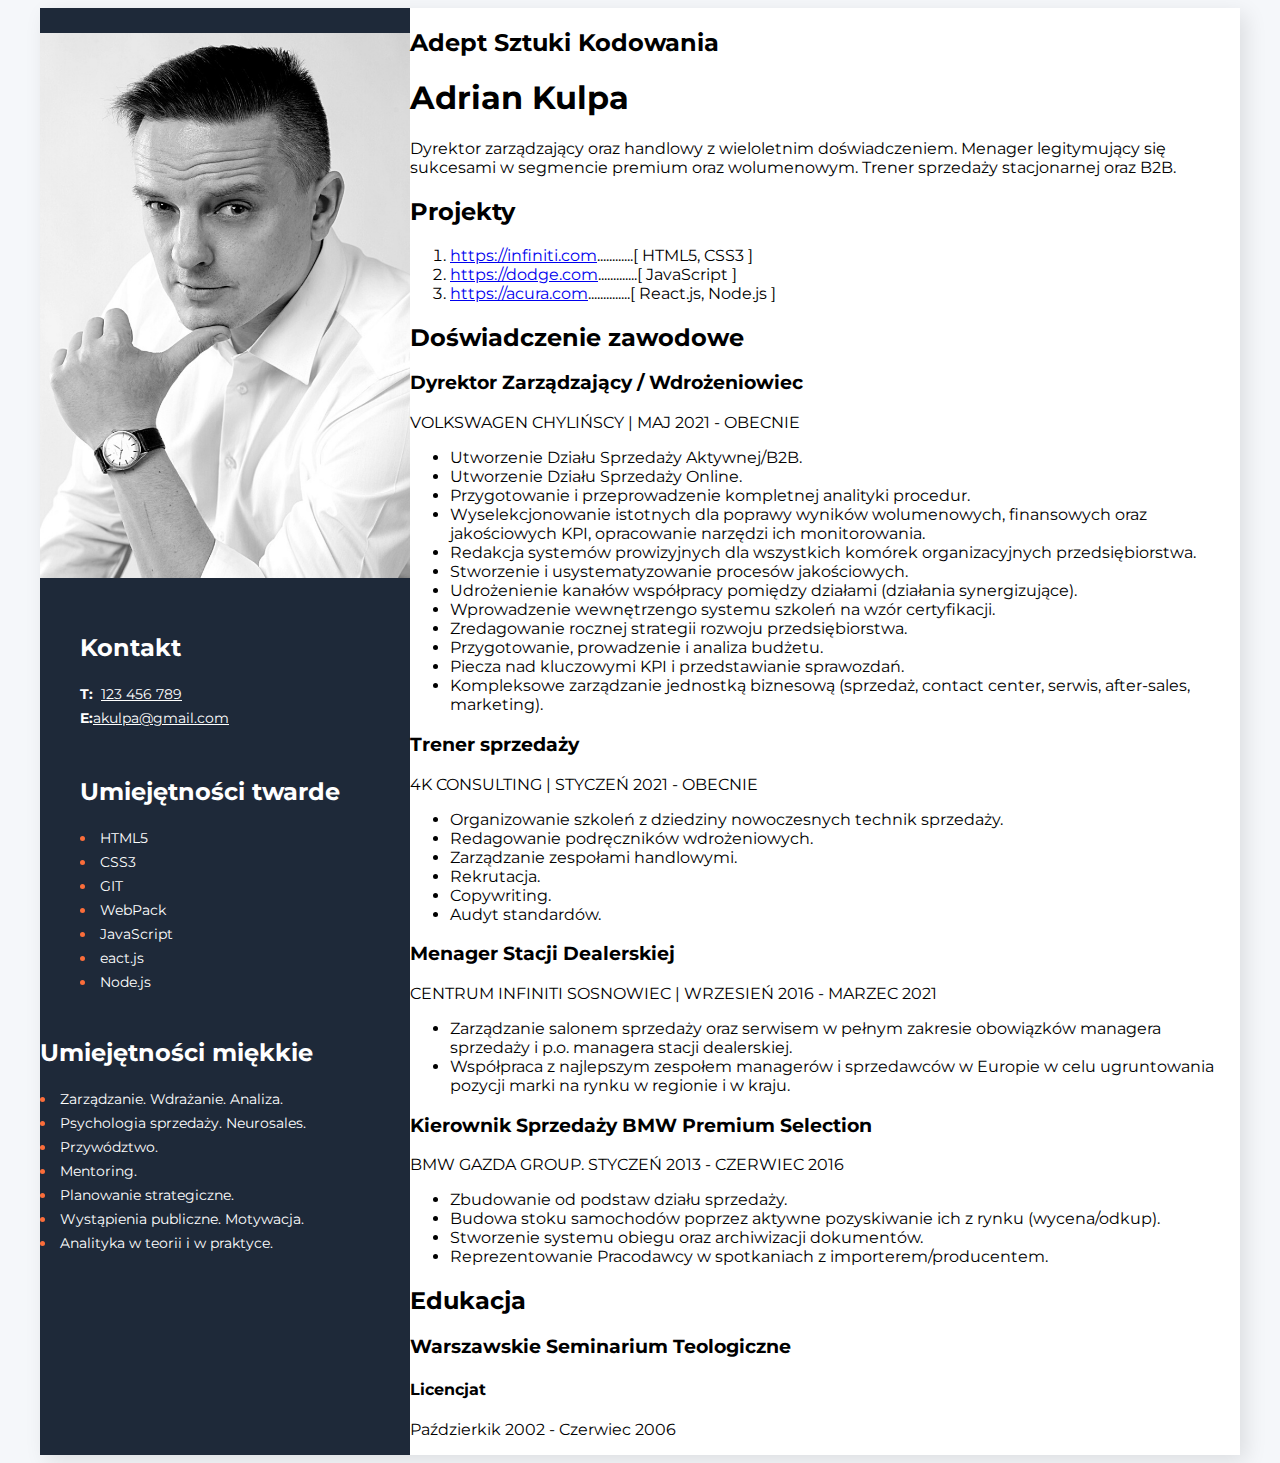
<file: 114/index.html>
<!DOCTYPE html>
<html lang="pl">
  <head>
    <meta charset="UTF-8" />
    <meta http-equiv="X-UA-Compatible" content="IE=edge" />
    <meta name="viewport" content="width=device-width, initial-scale=1.0" />
    <title>Moje CV</title>

    <link rel="preconnect" href="https://fonts.googleapis.com" />
    <link rel="preconnect" href="https://fonts.gstatic.com" crossorigin />
    <link
      href="https://fonts.googleapis.com/css2?family=Montserrat:wght@400;700&display=swap"
      rel="stylesheet"
    />
  </head>

  <link href="style.css" rel="stylesheet" />
  <body>
    <div class="wrapper">
      <main>
        <div>
          <h2>Adept Sztuki Kodowania</h2>
          <h1>Adrian Kulpa</h1>
          <p>
            Dyrektor zarządzający oraz handlowy z wieloletnim doświadczeniem.
            Menager legitymujący się sukcesami w segmencie premium oraz
            wolumenowym. Trener sprzedaży stacjonarnej oraz B2B.
          </p>
        </div>

        <div>
          <h2>Projekty</h2>
          <ol>
            <li>
              <a href="https://infiniti.com">https://infiniti.com</a
              >............[ HTML5, CSS3 ]
            </li>
            <li>
              <a href="https://dodge.com">https://dodge.com</a>.............[
              JavaScript ]
            </li>
            <li>
              <a href="https://acura.com">https://acura.com</a>..............[
              React.js, Node.js ]
            </li>
          </ol>
        </div>

        <div>
          <h2>Doświadczenie zawodowe</h2>
          <h3>Dyrektor Zarządzający / Wdrożeniowiec</h3>
          <p>VOLKSWAGEN CHYLIŃSCY | MAJ 2021 - OBECNIE</p>
          <ul>
            <li>Utworzenie Działu Sprzedaży Aktywnej/B2B.</li>
            <li>Utworzenie Działu Sprzedaży Online.</li>
            <li>
              Przygotowanie i przeprowadzenie kompletnej analityki procedur.
            </li>
            <li>
              Wyselekcjonowanie istotnych dla poprawy wyników wolumenowych,
              finansowych oraz jakościowych KPI, opracowanie narzędzi ich
              monitorowania.
            </li>
            <li>
              Redakcja systemów prowizyjnych dla wszystkich komórek
              organizacyjnych przedsiębiorstwa.
            </li>
            <li>Stworzenie i usystematyzowanie procesów jakościowych.</li>
            <li>
              Udrożenienie kanałów współpracy pomiędzy działami (działania
              synergizujące).
            </li>
            <li>
              Wprowadzenie wewnętrzengo systemu szkoleń na wzór certyfikacji.
            </li>
            <li>Zredagowanie rocznej strategii rozwoju przedsiębiorstwa.</li>
            <li>Przygotowanie, prowadzenie i analiza budżetu.</li>
            <li>Piecza nad kluczowymi KPI i przedstawianie sprawozdań.</li>
            <li>
              Kompleksowe zarządzanie jednostką biznesową (sprzedaż, contact
              center, serwis, after-sales, marketing).
            </li>
          </ul>
        </div>

        <div>
          <h3>Trener sprzedaży</h3>
          <p>4K CONSULTING | STYCZEŃ 2021 - OBECNIE</p>
          <ul>
            <li>
              Organizowanie szkoleń z dziedziny nowoczesnych technik sprzedaży.
            </li>
            <li>Redagowanie podręczników wdrożeniowych.</li>
            <li>Zarządzanie zespołami handlowymi.</li>
            <li>Rekrutacja.</li>
            <li>Copywriting.</li>
            <li>Audyt standardów.</li>
          </ul>
        </div>

        <div>
          <h3>Menager Stacji Dealerskiej</h3>
          <p>CENTRUM INFINITI SOSNOWIEC | WRZESIEŃ 2016 - MARZEC 2021</p>
          <ul>
            <li>
              Zarządzanie salonem sprzedaży oraz serwisem w pełnym zakresie
              obowiązków managera sprzedaży i p.o. managera stacji dealerskiej.
            </li>
            <li>
              Współpraca z najlepszym zespołem managerów i sprzedawców w Europie
              w celu ugruntowania pozycji marki na rynku w regionie i w kraju.
            </li>
          </ul>
        </div>

        <div>
          <h3>Kierownik Sprzedaży BMW Premium Selection</h3>
          <p>BMW GAZDA GROUP. STYCZEŃ 2013 - CZERWIEC 2016</p>
          <ul>
            <li>Zbudowanie od podstaw działu sprzedaży.</li>
            <li>
              Budowa stoku samochodów poprzez aktywne pozyskiwanie ich z rynku
              (wycena/odkup).
            </li>
            <li>Stworzenie systemu obiegu oraz archiwizacji dokumentów.</li>
            <li>
              Reprezentowanie Pracodawcy w spotkaniach z importerem/producentem.
            </li>
          </ul>
        </div>

        <div>
          <h2>Edukacja</h2>
          <h3>Warszawskie Seminarium Teologiczne</h3>
          <h4>Licencjat</h4>
          <p>Paździerkik 2002 - Czerwiec 2006</p>
        </div>
      </main>
      <aside>
        <img
          class="cv-photo"
          src="photo.jpg"
          width="370"
          alt="Zdjęcie Adriana Kylpy"
        />

        <div class="contact-block">
          <h2 class="header-secondary">Kontakt</h2>
          <p class="contact-links">
            <span class="bold">T:&nbsp;&nbsp;</span
            ><a class="contact-links" href="tel: 123 456 789">123 456 789</a>
            <br /><span class="bold">E:</span><a class="contact-links" href="mailto: akulpa@gmail.com"
              >akulpa@gmail.com</a
            >
          </p>
        </div>

        <div class="tech-skills-block">
          <h2 class="header-secondary">Umiejętności twarde</h2>
          <ul class="list-secondary">
            <li><span class="list-secondary-item">HTML5</span></li>
            <li><span class="list-secondary-item">CSS3</span></li>
            <li><span class="list-secondary-item">GIT</span></li>
            <li><span class="list-secondary-item">WebPack</span></li>
            <li><span class="list-secondary-item">JavaScript</span></li>
            <li><span class="list-secondary-item">eact.js</span></li>
            <li><span class="list-secondary-item">Node.js</span></li>
          </ul>
        </div>

        <div class="soft-skills-block">
          <h2 class="header-secondary">Umiejętności miękkie</h2>
          <ul class="list-secondary">
            <li>
              <span class="list-secondary-item"
                >Zarządzanie. Wdrażanie. Analiza.</span
              >
            </li>
            <li>
              <span class="list-secondary-item"
                >Psychologia sprzedaży. Neurosales.</span
              >
            </li>
            <li><span class="list-secondary-item">Przywództwo.</span></li>
            <li><span class="list-secondary-item">Mentoring.</span></li>
            <li>
              <span class="list-secondary-item">Planowanie strategiczne.</span>
            </li>
            <li>
              <span class="list-secondary-item"
                >Wystąpienia publiczne. Motywacja.</span
              >
            </li>
            <li>
              <span class="list-secondary-item"
                >Analityka w teorii i w praktyce.</span
              >
            </li>
          </ul>
        </div>
      </aside>
    </div>
  </body>
</html>
</file>
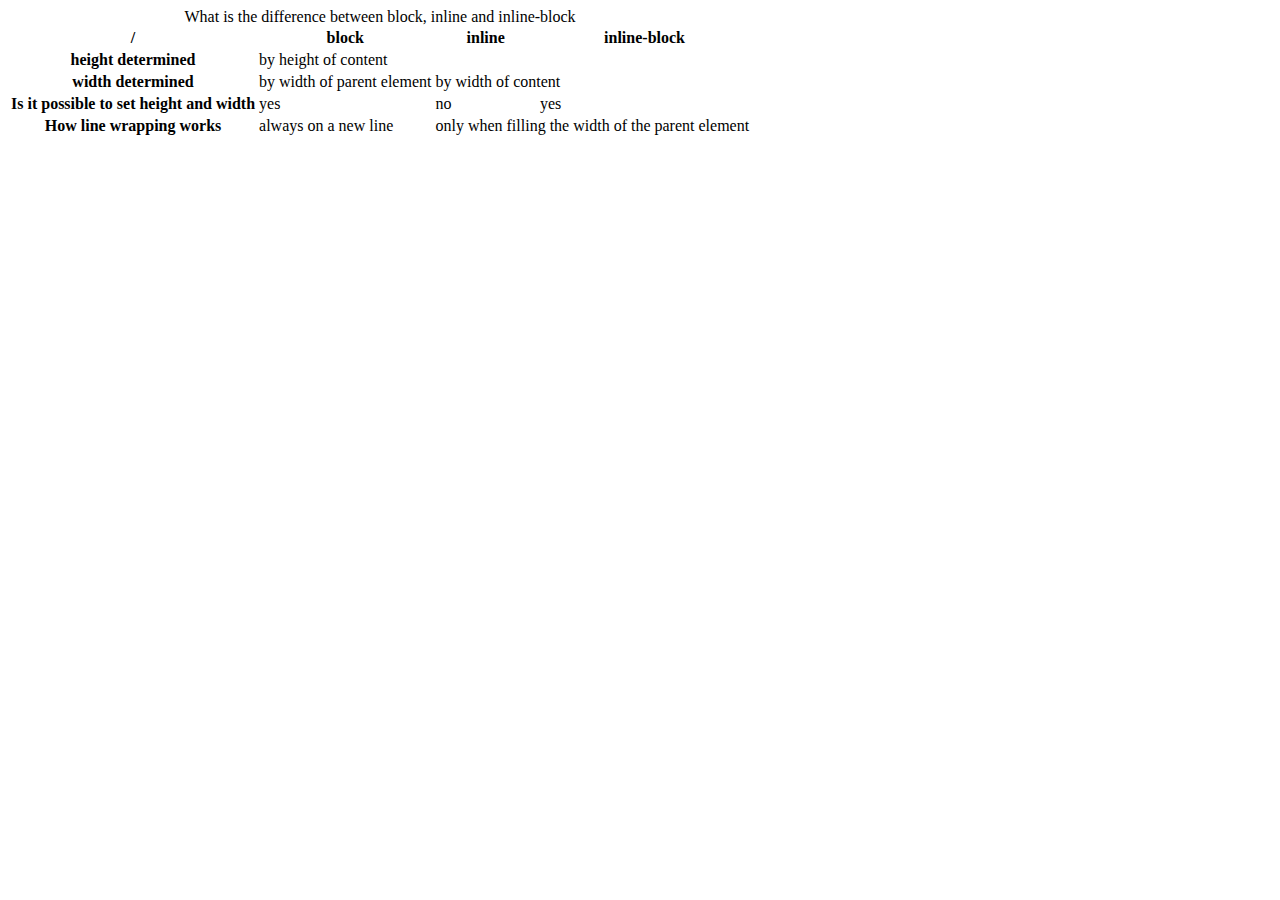
<file: 114/bartek.html>
<!DOCTYPE html>
<html lang="en">
  <head>
    <meta charset="UTF-8" />
    <meta name="viewport" content="width=device-width, initial-scale=1.0" />
    <title>Document</title>
  </head>
  <body>
    

    <table>
      <caption>
        What is the difference between block, inline and inline-block
      </caption>
      <thead>
        <tr>
          <th>/</th>
          <th>block</th>
            <th>inline</th>
            <th>inline-block</th>
        </tr>
      </thead>
      <tbody>
        <tr>
          <th>height determined</th>
          <td colspan="3">by height of content</td>
        </tr>
        <tr>
          <th>width determined</th>
          <td>by width of parent element</td>
          <td colspan="2">by width of content</td>
        </tr>
    
         <tr>
            <th>Is it possible to set height and width</th>
            <td >yes</td>
            <td >no</td>
            <td >yes</td>
        </tr>
           <tr>
          <th>How line wrapping works</th>
          <td>always on a new line</td>
          <td colspan="2">only when filling the width of the parent element</td>
        </tr>
      </tbody>
    </table>


  </body>
</html>
</file>
<file: 114/style.css>
body {
  font-family: "Montserrat", sans-serif;
  background: #f5f7fa;
}

.wrapper {
  display: flex;
  flex-direction: row-reverse;
  justify-content: center;
  width: 1200px;
  margin: 0 auto;
  background: #ffffff;
  box-shadow: 6px 6px 20px rgba(0, 0, 0, 0.1);
}

aside {
  width: 370px;
  background: #1e2939;
}
.cv-photo {
  margin-top: 25px;
}
.header-secondary {
  color: #ffffff;
}
.contact-links {
  color: #ffffff;

  font-size: 14px;
  line-height: 24px;
}
.bold {
  font-weight: 700;
}
.list-secondary {
  color: #fb6d3a;
  font-size: 14px;
  line-height: 24px;
  margin-left: 0;
  padding-left: 0;
  list-style-position: inside;
}
.list-secondary-item {
  color: #ffffff;
}
.contact-block {
  margin-top: 51px;
  margin-left: 40px;
}
.tech-skills-block {
  margin-top: 47px;
  margin-left: 40px;
}
.soft-skills-block {
  margin-top: 44px;
  bg
  margin-left: 40px;

}
</file>
